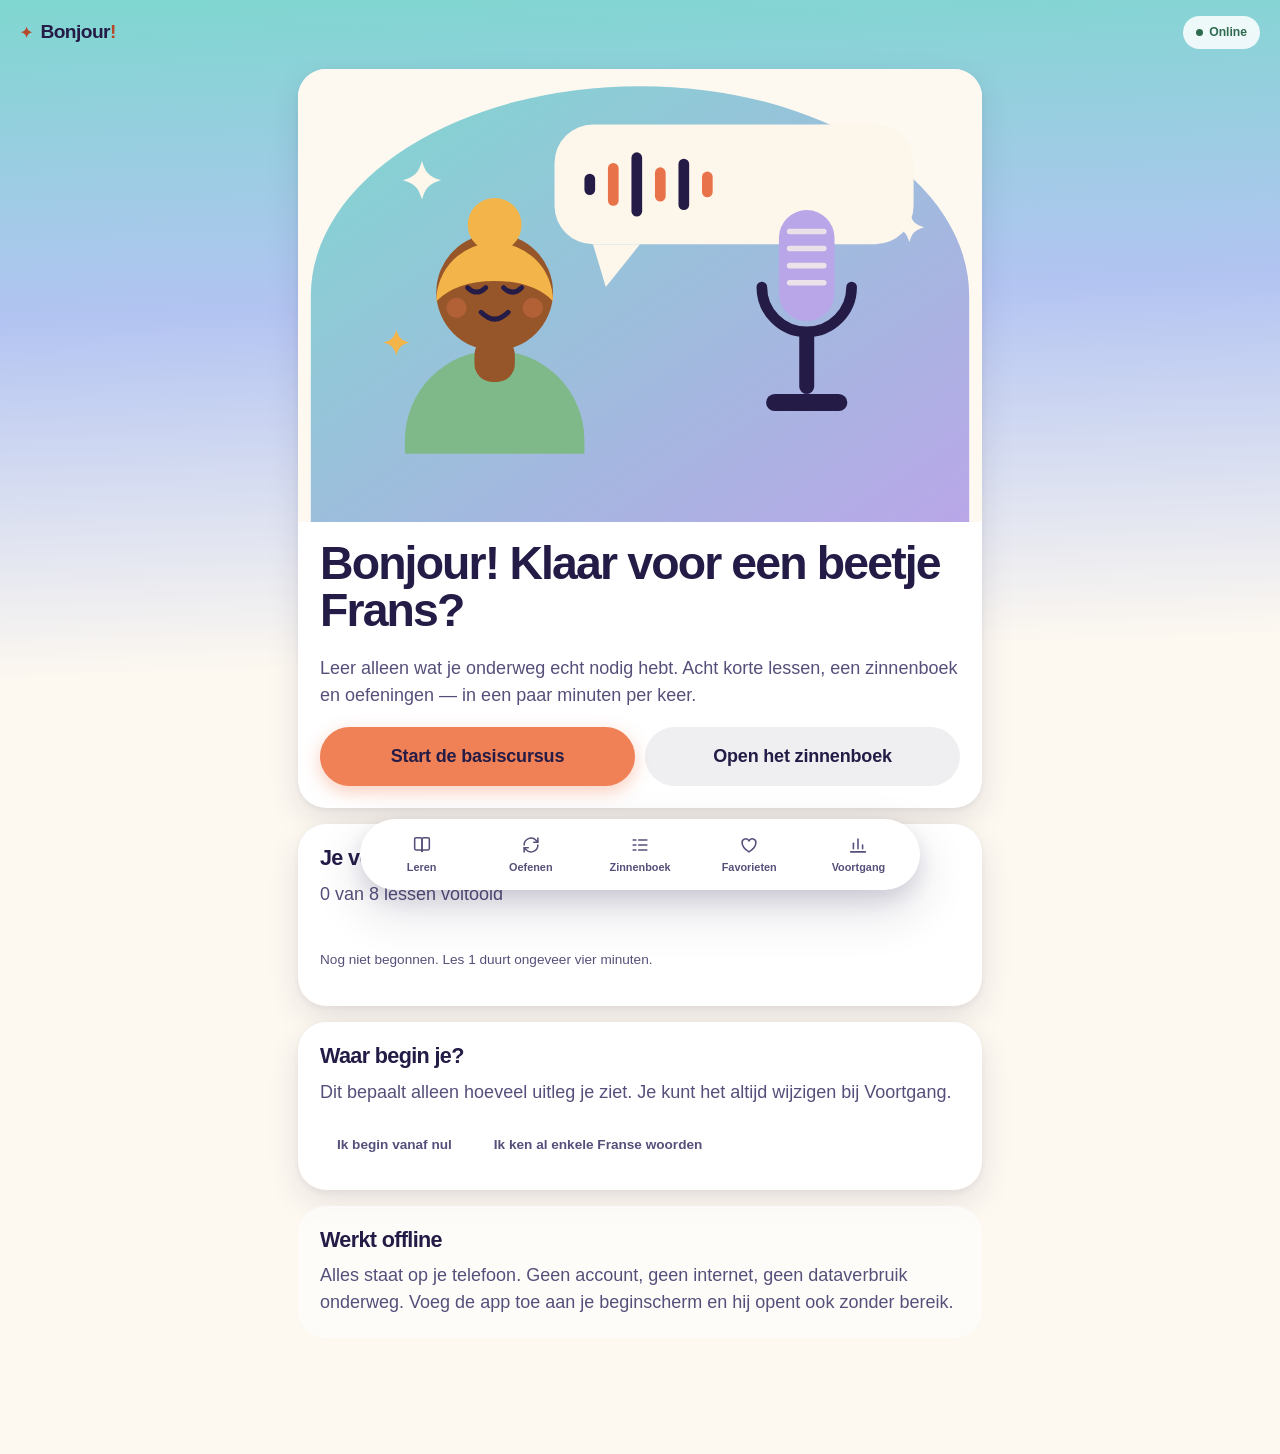
<file: bonjour/index.html>
<!DOCTYPE html>
<html lang="nl">
<head>
<meta charset="utf-8">
<meta name="viewport" content="width=device-width, initial-scale=1, viewport-fit=cover">
<title>Bonjour! — Frans voor onderweg</title>
<meta name="description" content="Korte basiscursus Frans voor Nederlandstalige reizigers. Werkt volledig offline.">
<meta name="theme-color" content="#fbf6ed">
<meta name="apple-mobile-web-app-capable" content="yes">
<meta name="apple-mobile-web-app-status-bar-style" content="default">
<meta name="apple-mobile-web-app-title" content="Bonjour!">
<link rel="manifest" href="manifest.json">
<link rel="icon" href="icons/icon-192.png" sizes="192x192" type="image/png">
<link rel="apple-touch-icon" href="icons/apple-touch-icon.png">
<link rel="stylesheet" href="css/styles.css">
</head>
<body>

<a class="skip-link" href="#inhoud">Naar de inhoud</a>

<!-- Lijniconen: één keer gedefinieerd, overal hergebruikt via <use>. -->
<svg width="0" height="0" aria-hidden="true" focusable="false" style="position:absolute">
  <defs>
    <g id="i-leren" fill="none" stroke="currentColor" stroke-width="1.7" stroke-linecap="round" stroke-linejoin="round">
      <path d="M4 5.5A1.5 1.5 0 0 1 5.5 4H10a2 2 0 0 1 2 2v13a2 2 0 0 0-2-1.6H5.5A1.5 1.5 0 0 1 4 15.9z"/>
      <path d="M20 5.5A1.5 1.5 0 0 0 18.5 4H14a2 2 0 0 0-2 2v13a2 2 0 0 1 2-1.6h4.5a1.5 1.5 0 0 0 1.5-1.5z"/>
    </g>
    <g id="i-oefenen" fill="none" stroke="currentColor" stroke-width="1.7" stroke-linecap="round" stroke-linejoin="round">
      <path d="M4.5 12a7.5 7.5 0 0 1 12.9-5.2l2.1 2.1"/><path d="M19.5 4.5V9h-4.5"/>
      <path d="M19.5 12a7.5 7.5 0 0 1-12.9 5.2l-2.1-2.1"/><path d="M4.5 19.5V15H9"/>
    </g>
    <g id="i-boek" fill="none" stroke="currentColor" stroke-width="1.7" stroke-linecap="round" stroke-linejoin="round">
      <path d="M4.5 6.5h3"/><path d="M10.5 6.5h9"/>
      <path d="M4.5 12h3"/><path d="M10.5 12h9"/>
      <path d="M4.5 17.5h3"/><path d="M10.5 17.5h9"/>
    </g>
    <g id="i-hart" fill="none" stroke="currentColor" stroke-width="1.7" stroke-linecap="round" stroke-linejoin="round">
      <path d="M12 19.5S4.5 15 4.5 9.6A3.9 3.9 0 0 1 12 7.7a3.9 3.9 0 0 1 7.5 1.9c0 5.4-7.5 9.9-7.5 9.9z"/>
    </g>
    <g id="i-grafiek" fill="none" stroke="currentColor" stroke-width="1.7" stroke-linecap="round" stroke-linejoin="round">
      <path d="M4 19.5h16"/><path d="M7 16V10"/><path d="M12 16V5.5"/><path d="M17 16v-4"/>
    </g>
    <g id="i-vergroot" fill="none" stroke="currentColor" stroke-width="1.7" stroke-linecap="round" stroke-linejoin="round">
      <path d="M9 4.5H4.5V9"/><path d="M15 4.5h4.5V9"/><path d="M15 19.5h4.5V15"/><path d="M9 19.5H4.5V15"/>
    </g>
    <g id="i-geluid" fill="none" stroke="currentColor" stroke-width="1.7" stroke-linecap="round" stroke-linejoin="round">
      <path d="M5 9.5h3l4-3.5v12l-4-3.5H5z"/><path d="M15.5 9a4 4 0 0 1 0 6"/>
    </g>
    <g id="i-vink" fill="none" stroke="currentColor" stroke-width="2" stroke-linecap="round" stroke-linejoin="round">
      <path d="M5 12.5 10 17.5 19 7"/>
    </g>
    <g id="i-pijl-rechts" fill="none" stroke="currentColor" stroke-width="1.9" stroke-linecap="round" stroke-linejoin="round">
      <path d="M9.5 5 16 12l-6.5 7"/>
    </g>
    <g id="i-pijl-links" fill="none" stroke="currentColor" stroke-width="1.9" stroke-linecap="round" stroke-linejoin="round">
      <path d="M14.5 5 8 12l6.5 7"/>
    </g>
    <g id="i-kruis" fill="none" stroke="currentColor" stroke-width="1.9" stroke-linecap="round" stroke-linejoin="round">
      <path d="M6 6 18 18M18 6 6 18"/>
    </g>
  </defs>
</svg>

<header class="app-kop">
  <button class="merk" type="button" data-ga="start" aria-label="Naar het startscherm"><span class="ster" aria-hidden="true">✦</span>Bonjour<span>!</span></button>
  <span class="rechts">
    <span class="netstatus" id="netstatus" data-net="online" role="status">Online</span>
  </span>
</header>

<main id="inhoud" tabindex="-1">

  <!-- ===================== Startscherm ===================== -->
  <section class="scherm stapel" id="scherm-start" aria-labelledby="titel-start">
    <div class="kaart">
      <div class="tafereelvak" id="hero"></div>
      <h1 id="titel-start">Bonjour! Klaar voor een beetje Frans?</h1>
      <p class="uitleg">Leer alleen wat je onderweg echt nodig hebt. Acht korte lessen, een zinnenboek en oefeningen — in een paar minuten per keer.</p>
      <div class="knoprij">
        <button class="knop primair" type="button" data-actie="start-cursus">Start de basiscursus</button>
        <button class="knop secundair" type="button" data-ga="zinnenboek">Open het zinnenboek</button>
      </div>
    </div>

    <div class="kaart">
      <h2>Je voortgang</h2>
      <p id="start-voortgangstekst" class="uitleg">0 van 8 lessen voltooid</p>
      <div class="balk"><i id="start-balk" style="width:0%"></i></div>
      <p class="mini" id="start-laatste" style="margin-top:10px"></p>
    </div>

    <div class="kaart" id="niveau-kaart">
      <h2>Waar begin je?</h2>
      <p class="uitleg">Dit bepaalt alleen hoeveel uitleg je ziet. Je kunt het altijd wijzigen bij Voortgang.</p>
      <div class="chips" role="group" aria-label="Beginniveau">
        <button type="button" data-niveau="nul" aria-pressed="false">Ik begin vanaf nul</button>
        <button type="button" data-niveau="iets" aria-pressed="false">Ik ken al enkele Franse woorden</button>
      </div>
    </div>

    <div class="kaart rustig">
      <h2>Werkt offline</h2>
      <p class="uitleg" style="margin:0">Alles staat op je telefoon. Geen account, geen internet, geen dataverbruik onderweg. Voeg de app toe aan je beginscherm en hij opent ook zonder bereik.</p>
    </div>
  </section>

  <!-- ===================== Leren: lessenlijst ===================== -->
  <section class="scherm stapel" id="scherm-leren" aria-labelledby="titel-leren" hidden>
    <div class="schermkop">
      <h1 id="titel-leren">Leren</h1>
      <p class="uitleg">Acht lessen van drie tot vijf minuten. Op volgorde is handig, maar niet verplicht.</p>
    </div>
    <div class="balk"><i id="leren-balk" style="width:0%"></i></div>
    <p class="mini" id="leren-voortgangstekst">0 van 8 lessen voltooid</p>
    <div id="verder-vak"></div>
    <ul class="leslijst" id="leslijst"></ul>
  </section>

  <!-- ===================== Leren: één les ===================== -->
  <section class="scherm stapel" id="scherm-les" aria-labelledby="titel-les" hidden>
    <button class="terug" type="button" data-ga="leren">
      <svg aria-hidden="true" width="20" height="20" viewBox="0 0 24 24"><use href="#i-pijl-links"/></svg>
      Alle lessen
    </button>
    <div class="kaart">
      <div class="tafereelvak" id="les-tafereel"></div>
      <p class="label" id="les-nummer"></p>
      <h1 id="titel-les"></h1>
      <p class="uitleg" id="les-intro" style="margin-bottom:0"></p>
    </div>
    <div id="les-zinnen"></div>
    <div class="knoprij">
      <button class="knop primair" type="button" id="les-klaar">Les afronden</button>
      <button class="knop secundair" type="button" id="les-oefen">Oefen deze les</button>
    </div>
    <p class="mini" id="les-volgende"></p>
  </section>

  <!-- ===================== Oefenen ===================== -->
  <section class="scherm stapel" id="scherm-oefenen" aria-labelledby="titel-oefenen" hidden>
    <div id="oefen-keuze" class="stapel">
      <div class="schermkop">
      <h1 id="titel-oefenen">Oefenen</h1>
        <p class="uitleg">Korte rondes van acht opdrachten. Geen punten, geen levens, geen ranglijst — gewoon herhalen tot het blijft plakken.</p>
      </div>
      <div class="kaart">
        <h2>Kies je ronde</h2>
        <div class="veld">
          <label for="oefen-bron">Waarover wil je oefenen?</label>
          <select id="oefen-bron"></select>
        </div>
        <div class="veld">
          <label for="oefen-soort">Soort oefening</label>
          <select id="oefen-soort">
            <option value="mix">Gemengd (aanrader)</option>
            <option value="nl">Kies de Nederlandse vertaling</option>
            <option value="fr">Kies de Franse zin</option>
            <option value="aanvullen">Vul het sleutelwoord aan</option>
            <option value="volgorde">Zet de zin op volgorde</option>
            <option value="situatie">Mini-situaties</option>
            <option value="flash">Flashcards</option>
            <option value="hardop">Hardop nazeggen</option>
          </select>
        </div>
        <button class="knop primair breed" type="button" id="oefen-start" style="margin-top:14px">Begin de ronde</button>
      </div>
      <div class="kaart rustig" id="lastig-kaart" hidden>
        <h2>Zinnen die je lastig vindt</h2>
        <p class="uitleg mini">Deze kwamen er bij het oefenen niet meteen uit.</p>
        <ul id="lastig-lijst" class="mini" style="margin:0;padding-left:18px"></ul>
        <button class="knop secundair breed" type="button" id="oefen-lastig" style="margin-top:12px">Oefen alleen deze</button>
      </div>
    </div>

    <div id="oefen-ronde" hidden>
      <div class="oefen-kop">
        <button class="terug" type="button" id="oefen-stop" style="margin:0">
          <svg aria-hidden="true" width="20" height="20" viewBox="0 0 24 24"><use href="#i-kruis"/></svg>
          <span class="sr-only">Stop met oefenen</span>
        </button>
        <div class="balk"><i id="oefen-balk" style="width:0%"></i></div>
        <span class="teller" id="oefen-teller">1 / 8</span>
      </div>
      <div class="kaart" id="oefen-vak"></div>
      <p class="feedback" id="oefen-feedback" role="status"></p>
      <div class="knoprij" style="margin-top:14px">
        <button class="knop primair" type="button" id="oefen-volgende" hidden>Volgende</button>
      </div>
    </div>

    <div id="oefen-klaar" class="stapel" hidden>
      <div class="kaart">
        <h1>Ronde afgerond</h1>
        <p class="uitleg" id="oefen-uitslag"></p>
        <div class="knoprij">
          <button class="knop primair" type="button" id="oefen-nogeens">Nog een ronde</button>
          <button class="knop omlijnd" type="button" id="oefen-terug">Terug naar het overzicht</button>
        </div>
      </div>
    </div>
  </section>

  <!-- ===================== Zinnenboek ===================== -->
  <section class="scherm stapel" id="scherm-zinnenboek" aria-labelledby="titel-zinnenboek" hidden>
    <div class="schermkop">
      <h1 id="titel-zinnenboek">Zinnenboek</h1>
      <p class="uitleg">Alle zinnen bij elkaar. Zoek in het Nederlands of in het Frans.</p>
    </div>
    <div class="veld">
      <label for="zoek">Zoeken</label>
      <input type="search" id="zoek" placeholder="bijvoorbeeld: toilet, chien, betalen" autocomplete="off" enterkeyhint="search">
    </div>
    <div class="chips" id="cat-filters" role="group" aria-label="Filter op categorie"></div>
    <p class="mini" id="zoek-telling" role="status"></p>
    <div id="zinnenboek-lijst"></div>

    <section aria-labelledby="titel-recent" id="recent-blok" hidden>
      <h2 id="titel-recent">Recent bekeken</h2>
      <div id="recent-lijst"></div>
    </section>

    <details class="uitklap">
      <summary>Snelle woordenlijst</summary>
      <table class="woordtabel">
        <caption class="sr-only">Losse woorden Nederlands – Frans</caption>
        <thead><tr><th scope="col">Nederlands</th><th scope="col">Frans</th><th scope="col">Uitspraak</th></tr></thead>
        <tbody id="woordenlijst"></tbody>
      </table>
    </details>

    <details class="uitklap">
      <summary>Getallen</summary>
      <div class="getallen" id="getallenlijst" style="margin:8px 0 16px"></div>
    </details>
  </section>

  <!-- ===================== Favorieten ===================== -->
  <section class="scherm stapel" id="scherm-favorieten" aria-labelledby="titel-favorieten" hidden>
    <div class="schermkop">
      <h1 id="titel-favorieten">Favorieten</h1>
      <p class="uitleg">Je eigen spiekbriefje. Tik het hartje bij een zin om hem hier te bewaren.</p>
    </div>
    <div id="favorieten-lijst"></div>
  </section>

  <!-- ===================== Voortgang en instellingen ===================== -->
  <section class="scherm stapel" id="scherm-voortgang" aria-labelledby="titel-voortgang" hidden>
    <div class="schermkop">
      <h1 id="titel-voortgang">Voortgang</h1>
      <p class="uitleg">Alles staat alleen op dit apparaat. De app verzamelt en verstuurt geen gegevens.</p>
    </div>

    <div class="telkaarten">
      <div class="telkaart"><b id="stat-lessen">0/8</b><span>lessen voltooid</span></div>
      <div class="telkaart"><b id="stat-favorieten">0</b><span>favorieten</span></div>
      <div class="telkaart"><b id="stat-score">—</b><span>gemiddeld goed</span></div>
      <div class="telkaart"><b id="stat-lastig">0</b><span>lastige zinnen</span></div>
    </div>

    <div class="kaart">
      <h2>Lessen</h2>
      <ul id="voortgang-lessen" class="leslijst" style="margin-top:6px"></ul>
    </div>

    <div class="kaart">
      <h2>Instellingen</h2>
      <p class="uitleg mini">Deze woorden worden meteen in de lessen en het zinnenboek ingevuld.</p>
      <div class="veld">
        <label for="set-naam">Je naam</label>
        <input type="text" id="set-naam" autocomplete="given-name">
      </div>
      <div class="veld">
        <label for="set-hond">Naam van je hond</label>
        <input type="text" id="set-hond" autocomplete="off">
      </div>
      <div class="veld">
        <label for="set-landnl">Land (Nederlands)</label>
        <input type="text" id="set-landnl" autocomplete="off">
      </div>
      <div class="veld">
        <label for="set-landfr">Land (Frans, zoals je het zegt)</label>
        <input type="text" id="set-landfr" autocomplete="off">
        <p class="mini" style="margin:6px 0 0">Bijvoorbeeld: des Pays-Bas, de Belgique, d’Allemagne.</p>
      </div>
      <div class="veld">
        <label for="set-vorm">Je spreekt over jezelf als</label>
        <select id="set-vorm">
          <option value="v">vrouw — néerlandaise, seule, perdue</option>
          <option value="m">man — néerlandais, seul, perdu</option>
        </select>
      </div>
      <div class="veld">
        <label for="set-niveau">Beginniveau</label>
        <select id="set-niveau">
          <option value="nul">Ik begin vanaf nul</option>
          <option value="iets">Ik ken al enkele Franse woorden</option>
        </select>
      </div>
      <p class="mini" id="set-bevestiging" role="status" style="margin-top:10px"></p>
    </div>

    <div class="kaart">
      <h2>Over deze app</h2>
      <p class="uitleg mini" id="app-versie"></p>
      <p class="uitleg mini" style="margin:0">Zie je een wijziging niet? Sluit de app helemaal
        af en open hem opnieuw: nieuwe versies worden op de achtergrond opgehaald.</p>
    </div>

    <div class="kaart">
      <h2>Uitspraak</h2>
      <p class="uitleg mini" id="stem-status">Controleren of dit apparaat een Franse stem heeft…</p>
    </div>

    <div class="kaart">
      <h2>Opnieuw beginnen</h2>
      <p class="uitleg mini">Wist je voltooide lessen, favorieten, scores en instellingen op dit apparaat.</p>
      <button class="knop omlijnd breed" type="button" id="wis-knop">Voortgang wissen</button>
      <div id="wis-bevestig" hidden style="margin-top:12px">
        <p class="mini">Zeker weten? Dit kan niet ongedaan worden gemaakt.</p>
        <div class="knoprij">
          <button class="knop primair" type="button" id="wis-ja">Ja, wis alles</button>
          <button class="knop omlijnd" type="button" id="wis-nee">Nee, laat maar</button>
        </div>
      </div>
    </div>
  </section>

</main>

<!-- Beeldvullende weergave om aan iemand te laten lezen -->
<div class="groot-scherm" id="groot" role="dialog" aria-modal="true" aria-labelledby="groot-fr" hidden>
  <p class="g-fr" id="groot-fr" lang="fr"></p>
  <p class="g-nl" id="groot-nl"></p>
  <p class="g-ph" id="groot-ph"></p>
  <svg class="golf" viewBox="0 0 280 34" aria-hidden="true">
    <rect x="0" y="13" width="5" height="8" rx="2.5"/><rect x="12" y="8" width="5" height="18" rx="2.5"/>
    <rect x="24" y="3" width="5" height="28" rx="2.5"/><rect x="36" y="11" width="5" height="12" rx="2.5"/>
    <rect x="48" y="6" width="5" height="22" rx="2.5"/><rect x="60" y="14" width="5" height="6" rx="2.5"/>
    <rect x="72" y="9" width="5" height="16" rx="2.5"/><rect x="84" y="2" width="5" height="30" rx="2.5"/>
    <rect x="96" y="10" width="5" height="14" rx="2.5"/><rect x="108" y="5" width="5" height="24" rx="2.5"/>
    <rect x="120" y="13" width="5" height="8" rx="2.5"/><rect x="132" y="7" width="5" height="20" rx="2.5"/>
    <rect x="144" y="3" width="5" height="28" rx="2.5"/><rect x="156" y="12" width="5" height="10" rx="2.5"/>
    <rect x="168" y="8" width="5" height="18" rx="2.5"/><rect x="180" y="14" width="5" height="6" rx="2.5"/>
    <rect x="192" y="6" width="5" height="22" rx="2.5"/><rect x="204" y="11" width="5" height="12" rx="2.5"/>
    <rect x="216" y="4" width="5" height="26" rx="2.5"/><rect x="228" y="13" width="5" height="8" rx="2.5"/>
    <rect x="240" y="9" width="5" height="16" rx="2.5"/><rect x="252" y="12" width="5" height="10" rx="2.5"/>
    <rect x="264" y="14" width="5" height="6" rx="2.5"/>
  </svg>
  <div class="g-acties">
    <button class="rondknop" type="button" id="groot-spreek" aria-label="Luister naar de uitspraak">
      <svg aria-hidden="true" viewBox="0 0 24 24"><use href="#i-geluid"/></svg>
    </button>
    <button class="knop primair" type="button" id="groot-sluit">Sluiten</button>
  </div>
</div>

<nav class="hoofdnav" aria-label="Hoofdnavigatie">
  <button type="button" data-ga="leren">
    <svg aria-hidden="true" viewBox="0 0 24 24"><use href="#i-leren"/></svg>Leren
  </button>
  <button type="button" data-ga="oefenen">
    <svg aria-hidden="true" viewBox="0 0 24 24"><use href="#i-oefenen"/></svg>Oefenen
  </button>
  <button type="button" data-ga="zinnenboek">
    <svg aria-hidden="true" viewBox="0 0 24 24"><use href="#i-boek"/></svg>Zinnenboek
  </button>
  <button type="button" data-ga="favorieten">
    <svg aria-hidden="true" viewBox="0 0 24 24"><use href="#i-hart"/></svg>Favorieten
  </button>
  <button type="button" data-ga="voortgang">
    <svg aria-hidden="true" viewBox="0 0 24 24"><use href="#i-grafiek"/></svg>Voortgang
  </button>
</nav>

<script src="js/data.js"></script>
<script src="js/illustraties.js"></script>
<script src="js/app.js"></script>
</body>
</html>
</file>
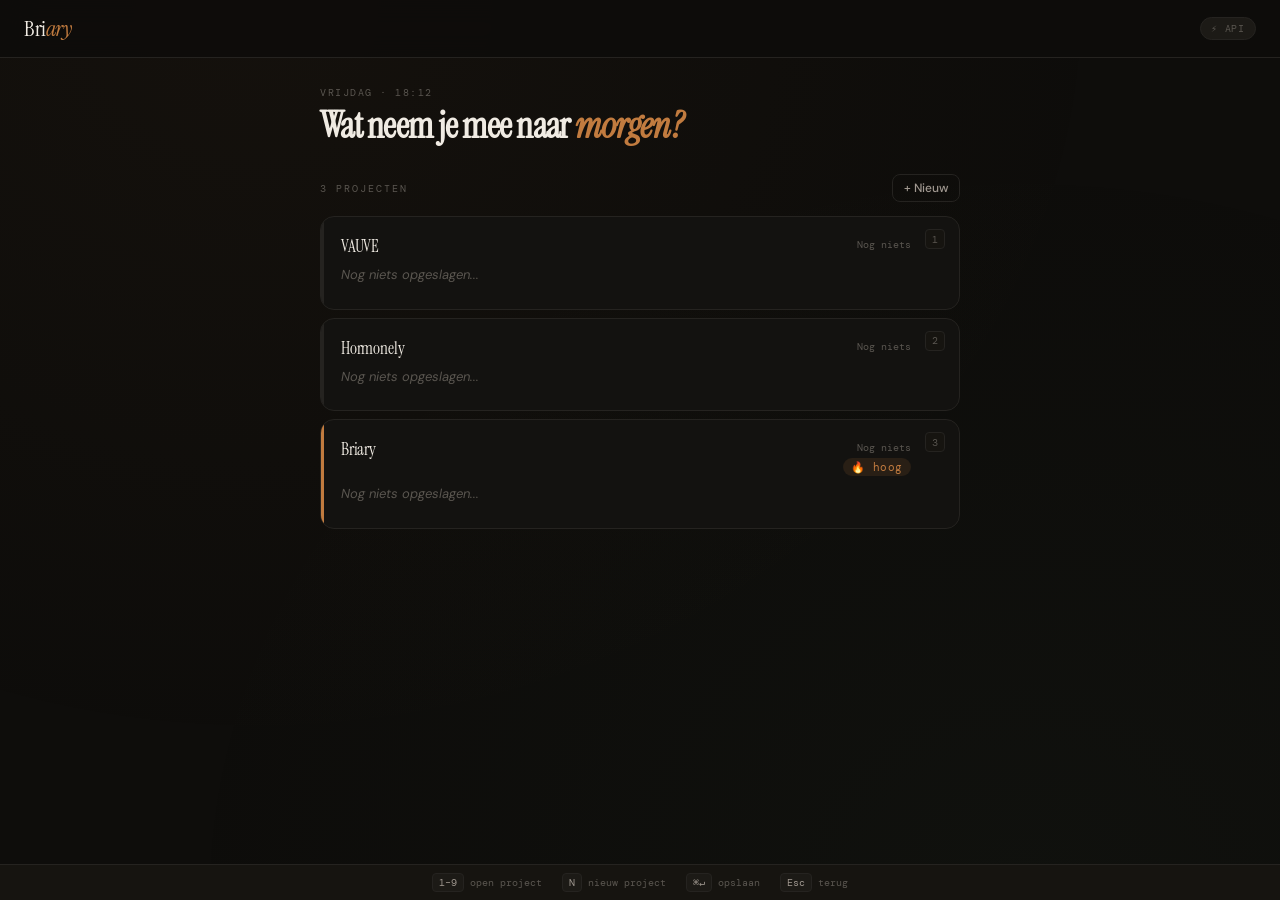
<file: briary-index.html>
<!DOCTYPE html>
<html lang="nl">
<head>
<meta charset="UTF-8">
<meta name="viewport" content="width=device-width, initial-scale=1.0">
<title>Briary — waar was ik</title>
<meta name="description" content="Brain handoff tool voor chaos-breinen">
<meta name="theme-color" content="#0e0d0b">
<meta name="apple-mobile-web-app-capable" content="yes">
<meta name="apple-mobile-web-app-status-bar-style" content="black-translucent">
<meta name="apple-mobile-web-app-title" content="Briary">
<link rel="manifest" href="manifest.json">
<link rel="apple-touch-icon" href="icon-192.png">
<link href="https://fonts.googleapis.com/css2?family=Instrument+Serif:ital@0;1&family=DM+Mono:wght@300;400;500&family=DM+Sans:wght@300;400;500&display=swap" rel="stylesheet">
<style>
  :root {
    --bg: #0e0d0b;
    --bg2: #161410;
    --bg3: #1c1a16;
    --ink: #f0ebe3;
    --ink2: #a09890;
    --ink3: #5a5650;
    --accent: #c17b3f;
    --accent2: rgba(193,123,63,0.15);
    --accent3: rgba(193,123,63,0.06);
    --green: #5a9e73;
    --border: #252320;
    --border2: #1e1c18;
    --card: #131210;
    --shadow: 0 1px 3px rgba(0,0,0,0.4), 0 4px 20px rgba(0,0,0,0.3);
    --energy-high: #c17b3f;
    --energy-mid: #8a7a6a;
    --energy-stuck: #4a5568;
  }

  * { margin: 0; padding: 0; box-sizing: border-box; }

  body {
    background: var(--bg);
    color: var(--ink);
    font-family: 'DM Sans', sans-serif;
    font-size: 15px;
    min-height: 100vh;
    padding-bottom: 80px;
  }

  body::after {
    content: '';
    position: fixed;
    inset: 0;
    background: radial-gradient(ellipse at 20% 0%, rgba(193,123,63,0.04) 0%, transparent 60%),
                radial-gradient(ellipse at 80% 100%, rgba(90,158,115,0.03) 0%, transparent 60%);
    pointer-events: none;
    z-index: 0;
  }

  /* SHORTCUTS HINT */
  .shortcuts-bar {
    position: fixed;
    bottom: 0; left: 0; right: 0;
    z-index: 200;
    background: var(--bg2);
    border-top: 1px solid var(--border);
    padding: 8px 24px;
    display: flex;
    gap: 20px;
    justify-content: center;
    flex-wrap: wrap;
  }
  .shortcut {
    display: flex;
    align-items: center;
    gap: 6px;
    font-family: 'DM Mono', monospace;
    font-size: 10px;
    color: var(--ink3);
  }
  .key {
    background: var(--bg3);
    border: 1px solid var(--border);
    border-radius: 4px;
    padding: 2px 6px;
    font-size: 10px;
    color: var(--ink2);
  }

  /* HEADER */
  header {
    position: sticky;
    top: 0;
    z-index: 100;
    background: rgba(14,13,11,0.95);
    backdrop-filter: blur(16px);
    border-bottom: 1px solid var(--border);
    padding: 14px 24px;
    display: flex;
    align-items: center;
    justify-content: space-between;
  }

  .logo {
    font-family: 'Instrument Serif', serif;
    font-size: 22px;
    color: var(--ink);
    letter-spacing: -0.02em;
  }
  .logo span { color: var(--accent); font-style: italic; }

  .header-right { display: flex; align-items: center; gap: 10px; }

  .api-badge {
    font-family: 'DM Mono', monospace;
    font-size: 10px;
    letter-spacing: 0.08em;
    color: var(--ink3);
    background: var(--bg3);
    border: 1px solid var(--border);
    border-radius: 20px;
    padding: 4px 10px;
    cursor: pointer;
    transition: all 0.2s;
  }
  .api-badge:hover { border-color: var(--accent); color: var(--accent); }
  .api-badge.connected { color: var(--green); border-color: rgba(90,158,115,0.4); }

  /* MAIN */
  main {
    position: relative;
    z-index: 1;
    max-width: 680px;
    margin: 0 auto;
    padding: 28px 20px;
  }

  /* API SETUP */
  .api-setup {
    background: var(--card);
    border: 1px solid var(--border);
    border-radius: 14px;
    padding: 24px;
    margin-bottom: 24px;
    box-shadow: var(--shadow);
    display: none;
  }
  .api-setup.visible { display: block; }
  .api-setup h3 { font-family: 'Instrument Serif', serif; font-size: 18px; margin-bottom: 6px; }
  .api-setup p { font-size: 13px; color: var(--ink2); margin-bottom: 14px; line-height: 1.6; }
  .api-setup input {
    width: 100%;
    padding: 10px 14px;
    border: 1px solid var(--border);
    border-radius: 8px;
    font-family: 'DM Mono', monospace;
    font-size: 12px;
    background: var(--bg2);
    color: var(--ink);
    margin-bottom: 10px;
    outline: none;
    transition: border-color 0.2s;
  }
  .api-setup input:focus { border-color: var(--accent); }

  /* GREETING */
  .greeting { margin-bottom: 28px; }
  .greeting-time {
    font-family: 'DM Mono', monospace;
    font-size: 10px;
    letter-spacing: 0.15em;
    text-transform: uppercase;
    color: var(--ink3);
    margin-bottom: 6px;
  }
  .greeting h1 {
    font-family: 'Instrument Serif', serif;
    font-size: clamp(26px, 5vw, 36px);
    line-height: 1.15;
    letter-spacing: -0.02em;
  }
  .greeting h1 em { color: var(--accent); font-style: italic; }

  /* DAILY CHECK-IN STRIP */
  .checkin-strip {
    background: var(--bg3);
    border: 1px solid var(--border);
    border-radius: 12px;
    padding: 14px 18px;
    margin-bottom: 24px;
    display: flex;
    align-items: center;
    justify-content: space-between;
    gap: 12px;
  }
  .checkin-label {
    font-family: 'DM Mono', monospace;
    font-size: 10px;
    letter-spacing: 0.15em;
    text-transform: uppercase;
    color: var(--ink3);
    white-space: nowrap;
  }
  .checkin-projects {
    display: flex;
    gap: 6px;
    flex-wrap: wrap;
    flex: 1;
  }
  .checkin-chip {
    font-size: 12px;
    padding: 4px 10px;
    border-radius: 20px;
    border: 1px solid var(--border);
    color: var(--ink2);
    background: var(--bg2);
    cursor: pointer;
    transition: all 0.15s;
    font-family: 'DM Sans', sans-serif;
  }
  .checkin-chip:hover { border-color: var(--accent); color: var(--accent); }
  .checkin-chip.selected { border-color: var(--accent); color: var(--accent); background: var(--accent3); }

  /* BUTTONS */
  .btn {
    display: inline-flex;
    align-items: center;
    gap: 6px;
    padding: 8px 16px;
    border-radius: 8px;
    font-size: 13px;
    font-weight: 500;
    cursor: pointer;
    border: none;
    transition: all 0.15s;
    font-family: 'DM Sans', sans-serif;
  }
  .btn-primary { background: var(--ink); color: var(--bg); }
  .btn-primary:hover { background: #d4cfc7; transform: translateY(-1px); }
  .btn-accent { background: var(--accent); color: #0e0d0b; }
  .btn-accent:hover { background: #d4894a; transform: translateY(-1px); }
  .btn-ghost { background: transparent; color: var(--ink2); border: 1px solid var(--border); }
  .btn-ghost:hover { border-color: var(--ink3); color: var(--ink); }
  .btn-sm { padding: 5px 11px; font-size: 12px; }
  .btn-danger { background: rgba(220,38,38,0.12); color: #f87171; border: none; }
  .btn-danger:hover { background: rgba(220,38,38,0.2); }

  /* PROJECT CARDS */
  .projects-header {
    display: flex;
    align-items: center;
    justify-content: space-between;
    margin-bottom: 14px;
  }
  .projects-label {
    font-family: 'DM Mono', monospace;
    font-size: 10px;
    letter-spacing: 0.2em;
    text-transform: uppercase;
    color: var(--ink3);
  }

  .project-card {
    background: var(--card);
    border: 1px solid var(--border);
    border-radius: 14px;
    padding: 18px 20px;
    margin-bottom: 8px;
    cursor: pointer;
    transition: all 0.18s;
    position: relative;
    overflow: hidden;
  }
  .project-card:hover {
    border-color: var(--border2);
    background: var(--bg3);
    transform: translateY(-1px);
    box-shadow: var(--shadow);
  }

  /* Energy color strip */
  .project-card::before {
    content: '';
    position: absolute;
    left: 0; top: 0; bottom: 0;
    width: 3px;
    border-radius: 3px 0 0 3px;
    transition: opacity 0.2s;
  }
  .project-card.energy-high::before { background: var(--energy-high); }
  .project-card.energy-mid::before { background: var(--energy-mid); }
  .project-card.energy-stuck::before { background: var(--energy-stuck); }
  .project-card.energy-none::before { background: var(--border); }

  /* Keyboard number badge */
  .project-num {
    position: absolute;
    top: 12px;
    right: 14px;
    font-family: 'DM Mono', monospace;
    font-size: 10px;
    color: var(--ink3);
    background: var(--bg2);
    border: 1px solid var(--border);
    border-radius: 4px;
    width: 20px;
    height: 20px;
    display: flex;
    align-items: center;
    justify-content: center;
  }

  .project-card-top {
    display: flex;
    align-items: flex-start;
    gap: 10px;
    margin-bottom: 8px;
    padding-right: 28px;
  }
  .project-name {
    font-family: 'Instrument Serif', serif;
    font-size: 17px;
    letter-spacing: -0.01em;
    flex: 1;
  }
  .project-meta {
    font-family: 'DM Mono', monospace;
    font-size: 10px;
    color: var(--ink3);
    white-space: nowrap;
    margin-top: 3px;
  }

  .energy-badge {
    font-size: 11px;
    padding: 2px 8px;
    border-radius: 20px;
    font-family: 'DM Mono', monospace;
    letter-spacing: 0.05em;
    white-space: nowrap;
  }
  .energy-badge.high { background: rgba(193,123,63,0.12); color: var(--accent); }
  .energy-badge.mid { background: rgba(138,122,106,0.12); color: var(--energy-mid); }
  .energy-badge.stuck { background: rgba(74,85,104,0.2); color: #718096; }

  .project-last-thought {
    font-size: 13px;
    color: var(--ink2);
    line-height: 1.5;
    font-style: italic;
    margin-bottom: 6px;
  }
  .project-next-step {
    display: flex;
    align-items: flex-start;
    gap: 6px;
    font-size: 12px;
    color: var(--ink3);
    font-family: 'DM Mono', monospace;
  }
  .next-arrow { color: var(--accent); }

  /* DETAIL VIEW */
  .detail-view {
    display: none;
    background: var(--card);
    border: 1px solid var(--border);
    border-radius: 18px;
    padding: 26px;
    box-shadow: var(--shadow);
    margin-bottom: 20px;
    animation: slideIn 0.2s ease;
  }
  .detail-view.visible { display: block; }

  @keyframes slideIn {
    from { opacity: 0; transform: translateY(6px); }
    to { opacity: 1; transform: translateY(0); }
  }

  .detail-header {
    display: flex;
    align-items: center;
    justify-content: space-between;
    margin-bottom: 22px;
  }
  .detail-title {
    font-family: 'Instrument Serif', serif;
    font-size: 24px;
    letter-spacing: -0.02em;
  }

  /* ENERGY PICKER */
  .energy-picker {
    display: flex;
    gap: 6px;
    margin-bottom: 20px;
  }
  .energy-option {
    flex: 1;
    padding: 8px;
    border-radius: 8px;
    border: 1px solid var(--border);
    background: var(--bg2);
    cursor: pointer;
    text-align: center;
    font-size: 13px;
    transition: all 0.15s;
    display: flex;
    flex-direction: column;
    align-items: center;
    gap: 3px;
  }
  .energy-option:hover { border-color: var(--ink3); }
  .energy-option.selected { border-color: var(--accent); background: var(--accent3); }
  .energy-option .emoji { font-size: 18px; }
  .energy-option .label { font-family: 'DM Mono', monospace; font-size: 9px; letter-spacing: 0.1em; text-transform: uppercase; color: var(--ink3); }
  .energy-option.selected .label { color: var(--accent); }

  .field-label {
    font-family: 'DM Mono', monospace;
    font-size: 10px;
    letter-spacing: 0.18em;
    text-transform: uppercase;
    color: var(--ink3);
    margin-bottom: 7px;
  }
  .field-group { margin-bottom: 18px; }

  textarea, .detail-input {
    width: 100%;
    padding: 11px 14px;
    border: 1px solid var(--border);
    border-radius: 9px;
    font-family: 'DM Sans', sans-serif;
    font-size: 14px;
    line-height: 1.6;
    background: var(--bg2);
    color: var(--ink);
    resize: none;
    outline: none;
    transition: border-color 0.2s;
  }
  textarea:focus, .detail-input:focus { border-color: var(--accent); }
  textarea::placeholder, .detail-input::placeholder { color: var(--ink3); }

  .next-step-input {
    display: flex;
    align-items: center;
    gap: 8px;
    background: var(--bg2);
    border: 1px solid var(--border);
    border-radius: 9px;
    padding: 11px 14px;
    transition: border-color 0.2s;
  }
  .next-step-input:focus-within { border-color: var(--accent); }
  .next-step-arrow { color: var(--accent); font-size: 14px; flex-shrink: 0; }
  .next-step-input input {
    flex: 1;
    background: none;
    border: none;
    outline: none;
    font-family: 'DM Sans', sans-serif;
    font-size: 14px;
    color: var(--ink);
  }
  .next-step-input input::placeholder { color: var(--ink3); }

  /* AI RESULT */
  .ai-result {
    padding: 14px 16px;
    background: var(--accent3);
    border: 1px solid rgba(193,123,63,0.2);
    border-radius: 9px;
    font-size: 14px;
    line-height: 1.65;
    color: var(--ink);
    display: none;
    animation: fadeIn 0.3s ease;
  }
  .ai-result.visible { display: block; }
  .ai-result.loading { color: var(--ink3); font-style: italic; display: block; }

  @keyframes fadeIn { from { opacity: 0; } to { opacity: 1; } }

  .ai-label {
    display: flex;
    align-items: center;
    gap: 6px;
    font-family: 'DM Mono', monospace;
    font-size: 9px;
    letter-spacing: 0.15em;
    text-transform: uppercase;
    color: var(--accent);
    margin-bottom: 7px;
  }
  .ai-dot {
    width: 5px; height: 5px;
    border-radius: 50%;
    background: var(--accent);
    animation: pulse 2s infinite;
  }
  @keyframes pulse { 0%,100%{opacity:1} 50%{opacity:0.3} }

  .detail-actions {
    display: flex;
    gap: 8px;
    flex-wrap: wrap;
    margin-top: 18px;
  }

  /* TIMELINE */
  .timeline {
    margin-top: 20px;
    display: none;
  }
  .timeline.visible { display: block; }
  .timeline-item {
    display: flex;
    gap: 12px;
    padding: 10px 0;
    border-bottom: 1px solid var(--border2);
    position: relative;
  }
  .timeline-item:last-child { border-bottom: none; }
  .timeline-dot {
    width: 8px; height: 8px;
    border-radius: 50%;
    background: var(--border);
    margin-top: 5px;
    flex-shrink: 0;
  }
  .timeline-item.has-handoff .timeline-dot { background: var(--accent); }
  .timeline-date {
    font-family: 'DM Mono', monospace;
    font-size: 10px;
    color: var(--ink3);
    white-space: nowrap;
    min-width: 90px;
    margin-top: 2px;
  }
  .timeline-content { flex: 1; }
  .timeline-raw { font-size: 13px; color: var(--ink2); line-height: 1.5; }
  .timeline-next { font-size: 11px; color: var(--accent); font-family: 'DM Mono', monospace; margin-top: 3px; }
  .timeline-handoff { font-size: 12px; color: var(--ink3); font-style: italic; margin-top: 4px; line-height: 1.5; }
  .timeline-energy { font-size: 12px; margin-top: 2px; }

  /* ADD PROJECT */
  .add-project-form {
    background: var(--card);
    border: 1px dashed var(--border);
    border-radius: 14px;
    padding: 18px 20px;
    display: none;
    animation: slideIn 0.2s ease;
    margin-bottom: 8px;
  }
  .add-project-form.visible { display: block; }
  .add-project-form input {
    width: 100%;
    padding: 10px 14px;
    border: 1px solid var(--border);
    border-radius: 8px;
    font-family: 'Instrument Serif', serif;
    font-size: 18px;
    background: var(--bg2);
    color: var(--ink);
    outline: none;
    margin-bottom: 10px;
    transition: border-color 0.2s;
  }
  .add-project-form input:focus { border-color: var(--accent); }
  .add-project-form input::placeholder { color: var(--ink3); }

  /* EMPTY STATE */
  .empty-state {
    text-align: center;
    padding: 48px 20px;
    color: var(--ink3);
  }
  .empty-state .emoji { font-size: 36px; margin-bottom: 14px; }
  .empty-state p { font-size: 13px; line-height: 1.6; max-width: 260px; margin: 0 auto 18px; }

  @media (max-width: 480px) {
    header { padding: 12px 16px; }
    main { padding: 18px 12px; }
    .detail-view { padding: 18px 16px; }
    .shortcuts-bar { gap: 12px; padding: 8px 16px; }
  }
</style>
</head>
<body>

<header>
  <div class="logo">Bri<span>ary</span></div>
  <div class="header-right">
    <div class="api-badge" id="apiBadge" onclick="toggleApiSetup()">⚡ API</div>
  </div>
</header>

<main>

  <!-- API SETUP -->
  <div class="api-setup" id="apiSetup">
    <h3>Verbind met Claude</h3>
    <p>Voer je Anthropic API key in. Lokaal opgeslagen, alleen gebruikt voor de AI handoff functie.</p>
    <input type="password" id="apiKeyInput" placeholder="sk-ant-..." />
    <div style="display:flex;gap:8px;">
      <button class="btn btn-accent" onclick="saveApiKey()">Opslaan</button>
      <button class="btn btn-ghost" onclick="toggleApiSetup()">Annuleren</button>
    </div>
  </div>

  <!-- GREETING -->
  <div class="greeting">
    <div class="greeting-time" id="greetingTime"></div>
    <h1 id="greetingText">Waar was je <em>gebleven?</em></h1>
  </div>

  <!-- DETAIL VIEW -->
  <div class="detail-view" id="detailView">
    <div class="detail-header">
      <div class="detail-title" id="detailTitle"></div>
      <button class="btn btn-ghost btn-sm" onclick="closeDetail()">← Terug</button>
    </div>

    <!-- ENERGY PICKER -->
    <div class="field-group">
      <div class="field-label">Energie op dit project</div>
      <div class="energy-picker">
        <div class="energy-option" data-energy="high" onclick="selectEnergy('high')">
          <div class="emoji">🔥</div>
          <div class="label">Hoog</div>
        </div>
        <div class="energy-option" data-energy="mid" onclick="selectEnergy('mid')">
          <div class="emoji">😐</div>
          <div class="label">Midden</div>
        </div>
        <div class="energy-option" data-energy="stuck" onclick="selectEnergy('stuck')">
          <div class="emoji">🧱</div>
          <div class="label">Vast</div>
        </div>
      </div>
    </div>

    <!-- THOUGHT -->
    <div class="field-group">
      <div class="field-label">Waar ben je mee bezig?</div>
      <textarea id="thoughtInput" rows="3" placeholder="Dump alles wat er in je hoofd zit..."></textarea>
    </div>

    <!-- NEXT STEP -->
    <div class="field-group">
      <div class="field-label">Één volgende stap</div>
      <div class="next-step-input">
        <div class="next-step-arrow">→</div>
        <input type="text" id="nextStepInput" placeholder="Wat is het eerste concrete ding als je dit opent?" />
      </div>
    </div>

    <!-- AI RESULT -->
    <div class="field-group" id="aiResultGroup" style="display:none">
      <div class="ai-label"><div class="ai-dot"></div> Briary handoff</div>
      <div class="ai-result" id="aiResult"></div>
    </div>

    <div class="detail-actions">
      <button class="btn btn-accent" onclick="generateHandoff()">✦ AI handoff</button>
      <button class="btn btn-primary" onclick="saveThought()">Opslaan</button>
      <button class="btn btn-ghost btn-sm" onclick="toggleTimeline()">Tijdlijn</button>
      <button class="btn btn-danger btn-sm" onclick="deleteProject()">✕</button>
    </div>

    <!-- TIMELINE -->
    <div class="timeline" id="timeline">
      <div class="field-label" style="margin-top:20px;margin-bottom:10px;">Activiteit tijdlijn</div>
      <div id="timelineList"></div>
    </div>
  </div>

  <!-- PROJECTS HEADER -->
  <div class="projects-header">
    <div class="projects-label" id="projectsLabel">Projecten</div>
    <button class="btn btn-ghost btn-sm" onclick="toggleAddProject()">+ Nieuw</button>
  </div>

  <!-- ADD PROJECT -->
  <div class="add-project-form" id="addProjectForm">
    <input type="text" id="newProjectName" placeholder="Naam van het project..." />
    <div style="display:flex;gap:8px;">
      <button class="btn btn-accent" onclick="addProject()">Aanmaken</button>
      <button class="btn btn-ghost" onclick="toggleAddProject()">Annuleren</button>
    </div>
  </div>

  <!-- PROJECT LIST -->
  <div id="projectList"></div>

</main>

<!-- SHORTCUTS BAR -->
<div class="shortcuts-bar">
  <div class="shortcut"><span class="key">1–9</span> open project</div>
  <div class="shortcut"><span class="key">N</span> nieuw project</div>
  <div class="shortcut"><span class="key">⌘↵</span> opslaan</div>
  <div class="shortcut"><span class="key">Esc</span> terug</div>
</div>

<script>
// ─── STATE ────────────────────────────────────────────────
let projects = JSON.parse(localStorage.getItem('briary_v2_projects') || '[]');
let apiKey = localStorage.getItem('briary_api_key') || '';
let currentProjectId = null;
let currentEnergy = null;
let timelineVisible = false;

// ─── INIT ─────────────────────────────────────────────────
function init() {
  setGreeting();
  updateApiBadge();
  if (apiKey) document.getElementById('apiKeyInput').value = apiKey;

  if (projects.length === 0) {
    projects = [
      { id: '1', name: 'VAUVE', thoughts: [], energy: null, createdAt: Date.now(), updatedAt: Date.now() },
      { id: '2', name: 'Hormonely', thoughts: [], energy: null, createdAt: Date.now(), updatedAt: Date.now() },
      { id: '3', name: 'Briary', thoughts: [], energy: 'high', createdAt: Date.now(), updatedAt: Date.now() }
    ];
    saveProjects();
  }
  renderProjects();
}

function setGreeting() {
  const hour = new Date().getHours();
  const days = ['zondag','maandag','dinsdag','woensdag','donderdag','vrijdag','zaterdag'];
  const day = days[new Date().getDay()];
  const time = new Date().toLocaleTimeString('nl-NL', {hour:'2-digit',minute:'2-digit'});
  document.getElementById('greetingTime').textContent = `${day} · ${time}`;

  let g = 'Waar was je <em>gebleven?</em>';
  if (hour < 12) g = 'Goedemorgen. Waar <em>begin</em> je?';
  else if (hour >= 17) g = 'Wat neem je mee naar <em>morgen?</em>';
  document.getElementById('greetingText').innerHTML = g;
}

// ─── API ──────────────────────────────────────────────────
function toggleApiSetup() {
  document.getElementById('apiSetup').classList.toggle('visible');
}
function saveApiKey() {
  const key = document.getElementById('apiKeyInput').value.trim();
  if (!key) return;
  apiKey = key;
  localStorage.setItem('briary_api_key', key);
  updateApiBadge();
  toggleApiSetup();
}
function updateApiBadge() {
  const badge = document.getElementById('apiBadge');
  if (apiKey) {
    badge.textContent = '✓ Claude';
    badge.classList.add('connected');
  } else {
    badge.textContent = '⚡ API';
    badge.classList.remove('connected');
  }
}

// ─── PROJECTS ─────────────────────────────────────────────
function saveProjects() {
  localStorage.setItem('briary_v2_projects', JSON.stringify(projects));
}

function renderProjects() {
  const list = document.getElementById('projectList');
  const label = document.getElementById('projectsLabel');

  if (projects.length === 0) {
    list.innerHTML = `<div class="empty-state"><div class="emoji">🌿</div><p>Nog geen projecten.</p><button class="btn btn-accent" onclick="toggleAddProject()">+ Eerste project</button></div>`;
    label.textContent = 'Projecten';
    return;
  }

  label.textContent = `${projects.length} project${projects.length !== 1 ? 'en' : ''}`;
  const sorted = [...projects].sort((a,b) => (b.updatedAt||0) - (a.updatedAt||0));

  list.innerHTML = sorted.map((p, i) => {
    const last = p.thoughts && p.thoughts.length > 0 ? p.thoughts[p.thoughts.length-1] : null;
    const timeAgo = last ? formatTimeAgo(last.timestamp) : 'Nog niets';
    const energyClass = p.energy ? `energy-${p.energy}` : 'energy-none';
    const energyLabel = { high: '🔥 hoog', mid: '😐 midden', stuck: '🧱 vast' }[p.energy] || '';
    const displayIndex = i + 1;

    return `
      <div class="project-card ${energyClass}" onclick="openProject('${p.id}')">
        ${displayIndex <= 9 ? `<div class="project-num">${displayIndex}</div>` : ''}
        <div class="project-card-top">
          <div class="project-name">${p.name}</div>
          <div style="display:flex;flex-direction:column;align-items:flex-end;gap:4px;">
            <div class="project-meta">${timeAgo}</div>
            ${energyLabel ? `<div class="energy-badge ${p.energy}">${energyLabel}</div>` : ''}
          </div>
        </div>
        ${last ? `<div class="project-last-thought">"${last.raw}"</div>` : '<div class="project-last-thought" style="color:var(--ink3)">Nog niets opgeslagen...</div>'}
        ${last && last.nextStep ? `<div class="project-next-step"><span class="next-arrow">→</span>${last.nextStep}</div>` : ''}
      </div>`;
  }).join('');
}

function toggleAddProject() {
  const form = document.getElementById('addProjectForm');
  form.classList.toggle('visible');
  if (form.classList.contains('visible')) document.getElementById('newProjectName').focus();
}

function addProject() {
  const name = document.getElementById('newProjectName').value.trim();
  if (!name) return;
  const project = { id: Date.now().toString(), name, thoughts: [], energy: null, createdAt: Date.now(), updatedAt: Date.now() };
  projects.push(project);
  saveProjects();
  document.getElementById('newProjectName').value = '';
  toggleAddProject();
  renderProjects();
  openProject(project.id);
}

function openProject(id) {
  currentProjectId = id;
  const project = projects.find(p => p.id === id);
  if (!project) return;

  document.getElementById('detailTitle').textContent = project.name;
  document.getElementById('thoughtInput').value = '';
  document.getElementById('nextStepInput').value = '';
  document.getElementById('aiResult').textContent = '';
  document.getElementById('aiResult').className = 'ai-result';
  document.getElementById('aiResultGroup').style.display = 'none';
  timelineVisible = false;
  document.getElementById('timeline').classList.remove('visible');

  // Restore energy
  currentEnergy = project.energy || null;
  document.querySelectorAll('.energy-option').forEach(el => {
    el.classList.toggle('selected', el.dataset.energy === currentEnergy);
  });

  // Pre-fill last entry
  const last = project.thoughts && project.thoughts.length > 0 ? project.thoughts[project.thoughts.length-1] : null;
  if (last) {
    document.getElementById('thoughtInput').placeholder = `Vorige keer: "${last.raw}"`;
    if (last.nextStep) document.getElementById('nextStepInput').placeholder = `Vorige stap: "${last.nextStep}"`;
  } else {
    document.getElementById('thoughtInput').placeholder = 'Dump alles wat er in je hoofd zit...';
    document.getElementById('nextStepInput').placeholder = 'Wat is het eerste concrete ding als je dit opent?';
  }

  document.getElementById('detailView').classList.add('visible');
  document.getElementById('thoughtInput').focus();
  window.scrollTo({ top: 0, behavior: 'smooth' });
}

function closeDetail() {
  document.getElementById('detailView').classList.remove('visible');
  currentProjectId = null;
  currentEnergy = null;
  renderProjects();
}

function selectEnergy(level) {
  currentEnergy = level;
  document.querySelectorAll('.energy-option').forEach(el => {
    el.classList.toggle('selected', el.dataset.energy === level);
  });
  // Update project energy immediately
  const project = projects.find(p => p.id === currentProjectId);
  if (project) { project.energy = level; project.updatedAt = Date.now(); saveProjects(); }
}

function saveThought() {
  const raw = document.getElementById('thoughtInput').value.trim();
  const nextStep = document.getElementById('nextStepInput').value.trim();
  const handoff = document.getElementById('aiResult').textContent;
  const project = projects.find(p => p.id === currentProjectId);
  if (!project) return;

  if (raw || nextStep) {
    project.thoughts = project.thoughts || [];
    project.thoughts.push({ raw: raw || '—', nextStep: nextStep || null, handoff: handoff || null, energy: currentEnergy, timestamp: Date.now() });
    project.updatedAt = Date.now();
    if (currentEnergy) project.energy = currentEnergy;
    saveProjects();
  }
  closeDetail();
}

function deleteProject() {
  if (!confirm('Project verwijderen?')) return;
  projects = projects.filter(p => p.id !== currentProjectId);
  saveProjects();
  closeDetail();
}

function toggleTimeline() {
  timelineVisible = !timelineVisible;
  const tl = document.getElementById('timeline');
  const project = projects.find(p => p.id === currentProjectId);

  if (timelineVisible && project) {
    tl.classList.add('visible');
    const thoughts = [...(project.thoughts || [])].reverse();
    if (thoughts.length === 0) {
      document.getElementById('timelineList').innerHTML = '<p style="color:var(--ink3);font-size:13px;padding:12px 0;">Nog geen activiteit.</p>';
    } else {
      document.getElementById('timelineList').innerHTML = thoughts.map(t => `
        <div class="timeline-item ${t.handoff ? 'has-handoff' : ''}">
          <div class="timeline-dot"></div>
          <div class="timeline-date">${new Date(t.timestamp).toLocaleString('nl-NL',{day:'numeric',month:'short',hour:'2-digit',minute:'2-digit'})}</div>
          <div class="timeline-content">
            ${t.energy ? `<div class="timeline-energy">${{high:'🔥',mid:'😐',stuck:'🧱'}[t.energy]||''}</div>` : ''}
            <div class="timeline-raw">${t.raw}</div>
            ${t.nextStep ? `<div class="timeline-next">→ ${t.nextStep}</div>` : ''}
            ${t.handoff ? `<div class="timeline-handoff">${t.handoff}</div>` : ''}
          </div>
        </div>`).join('');
    }
  } else {
    tl.classList.remove('visible');
  }
}

// ─── AI HANDOFF ───────────────────────────────────────────
async function generateHandoff() {
  const raw = document.getElementById('thoughtInput').value.trim();
  const nextStep = document.getElementById('nextStepInput').value.trim();
  if (!raw) { document.getElementById('thoughtInput').focus(); return; }

  const project = projects.find(p => p.id === currentProjectId);
  const resultEl = document.getElementById('aiResult');
  const groupEl = document.getElementById('aiResultGroup');
  const energyContext = { high: 'hoge energie', mid: 'gemiddelde energie', stuck: 'vastgelopen' }[currentEnergy] || '';
  const recentThoughts = (project.thoughts || []).slice(-2).map(t => t.raw).join(' / ');

  groupEl.style.display = 'block';
  resultEl.className = 'ai-result loading visible';
  resultEl.textContent = 'Even nadenken...';

  const prompt = `Je bent een slimme assistent voor iemand met een creatief, druk brein die aan meerdere projecten werkt.

Project: "${project.name}"
${recentThoughts ? `Recente context: "${recentThoughts}"` : ''}
${energyContext ? `Energie: ${energyContext}` : ''}
Huidige gedachte: "${raw}"
${nextStep ? `Volgende stap die ze al bedacht hebben: "${nextStep}"` : ''}

Schrijf een "brain handoff" van maximaal 2 zinnen. Direct, warm, in de tweede persoon. Geen bullets. Vat samen waar ze stonden en geef één scherpe observatie of aanmoediging die past bij hun energieniveau.`;

  if (!apiKey) {
    resultEl.className = 'ai-result visible';
    resultEl.textContent = `Je was bezig met ${project.name}: ${raw}. ${nextStep ? `Jouw volgende stap: ${nextStep}.` : 'Pak het op waar je gebleven was.'}`;
    return;
  }

  try {
    const response = await fetch('https://api.anthropic.com/v1/messages', {
      method: 'POST',
      headers: {
        'Content-Type': 'application/json',
        'x-api-key': apiKey,
        'anthropic-version': '2023-06-01',
        'anthropic-dangerous-direct-browser-access': 'true'
      },
      body: JSON.stringify({
        model: 'claude-sonnet-4-20250514',
        max_tokens: 150,
        messages: [{ role: 'user', content: prompt }]
      })
    });
    const data = await response.json();
    if (data.content && data.content[0]) {
      resultEl.className = 'ai-result visible';
      resultEl.textContent = data.content[0].text;
    } else throw new Error();
  } catch {
    resultEl.className = 'ai-result visible';
    resultEl.textContent = 'Kon geen handoff genereren. Check je API key.';
  }
}

// ─── HELPERS ──────────────────────────────────────────────
function formatTimeAgo(ts) {
  const diff = Date.now() - ts;
  const m = Math.floor(diff/60000), h = Math.floor(diff/3600000), d = Math.floor(diff/86400000);
  if (m < 2) return 'zojuist';
  if (m < 60) return `${m}m geleden`;
  if (h < 24) return `${h}u geleden`;
  if (d === 1) return 'gisteren';
  if (d < 7) return `${d}d geleden`;
  return new Date(ts).toLocaleDateString('nl-NL',{day:'numeric',month:'short'});
}

// ─── KEYBOARD SHORTCUTS ───────────────────────────────────
document.addEventListener('keydown', e => {
  const tag = document.activeElement.tagName;
  const isTyping = ['INPUT','TEXTAREA'].includes(tag);

  if (e.key === 'Escape') { closeDetail(); return; }
  if ((e.metaKey || e.ctrlKey) && e.key === 'Enter') { if (currentProjectId) saveThought(); return; }

  if (!isTyping && !currentProjectId) {
    if (e.key === 'n' || e.key === 'N') { toggleAddProject(); return; }
    const num = parseInt(e.key);
    if (num >= 1 && num <= 9) {
      const sorted = [...projects].sort((a,b) => (b.updatedAt||0)-(a.updatedAt||0));
      const p = sorted[num-1];
      if (p) openProject(p.id);
    }
  }
});

document.getElementById('newProjectName').addEventListener('keydown', e => {
  if (e.key === 'Enter') addProject();
});

// ─── START ────────────────────────────────────────────────
init();

// ─── SERVICE WORKER ───────────────────────────────────────
if ('serviceWorker' in navigator) {
  window.addEventListener('load', () => {
    navigator.serviceWorker.register('/sw.js')
      .then(() => console.log('Briary PWA ready'))
      .catch(err => console.log('SW error:', err));
  });
}
</script>
</body>
</html>
</file>
<file: bonjour/css/styles.css>
/* =============================================================
   Bonjour! — Frans voor onderweg
   styles.css — volle kleurverlopen, dikke koppen, witte kaarten

   Opzet:
     1. Kleuren en tokens
     2. Schermvullend verloop, per scherm een eigen kleurenpaar
     3. Typografie: alleen dikke koppen, geen cursief
     4. Kaarten, knoppen, lijsten
     5. Schermspecifieke onderdelen
   Alle tekstcombinaties halen ten minste contrastverhouding 4.5:1.
   ============================================================= */

/* ---------- 1. Tokens ---------------------------------------- */
:root {
  --room: #fdf8f0;             /* crème, waar elk verloop in uitdooft */
  --wit: #ffffff;
  --inkt: #241c46;             /* diep nachtblauw met een paarse inslag */
  --inkt-zacht: #55507a;
  --op-verloop: rgba(36, 28, 70, .82);   /* tekst direct op het verloop */
  --lijn: rgba(36, 28, 70, .12);
  --lijn-sterk: rgba(36, 28, 70, .2);

  --koraal: #f08055;           /* accentvlakken, altijd met donkere tekst */
  --koraal-diep: #b8482a;      /* accenttekst op lichte vlakken */
  --koraal-zacht: #fde5da;
  --geel: #f3b54a;
  --munt: #6ec9b8;
  --lila: #b9a6e8;
  --lucht: #8fb8e8;
  --groen: #2f6b4f;
  --groen-licht: #dff0e6;
  --blauw: #3f5c8c;

  /* Het verloop van het huidige scherm. */
  --top: #7fd7d0;
  --mid: #a9c1f0;

  --radius: 28px;
  --radius-s: 18px;
  --pill: 999px;
  --nav-hoogte: 76px;
  --schaduw: 0 2px 6px rgba(36, 28, 70, .06), 0 12px 32px rgba(36, 28, 70, .10);
  --schaduw-diep: 0 8px 20px rgba(36, 28, 70, .12), 0 20px 50px rgba(36, 28, 70, .16);

  --font: -apple-system, BlinkMacSystemFont, "Segoe UI", Roboto, "Helvetica Neue", Arial, sans-serif;
}

* { box-sizing: border-box; }

/* [hidden] moet altijd winnen van een display-regel op een klasse. */
[hidden] { display: none !important; }

html { -webkit-text-size-adjust: 100%; }

body {
  margin: 0;
  font-family: var(--font);
  font-size: 17px;
  line-height: 1.5;
  color: var(--inkt);
  background: var(--room);
  -webkit-font-smoothing: antialiased;
  overscroll-behavior-y: contain;
}

/* ---------- 2. Schermvullend verloop -------------------------- */
/* Vol van boven, uitdovend naar crème onderaan, zodat lange lijsten
   leesbaar blijven. De twee kleuren wisselen per scherm. */
body::before {
  content: '';
  position: fixed;
  inset: 0;
  z-index: -1;
  background: linear-gradient(178deg, var(--top) 0%, var(--mid) 34%, var(--room) 72%);
  transition: background .5s ease;
}

body[data-scherm="start"]      { --top: #7fd7d0; --mid: #b3c4f2; }
body[data-scherm="leren"],
body[data-scherm="les"]        { --top: #b9a6e8; --mid: #eeb4d8; }
body[data-scherm="oefenen"]    { --top: #f7cf7e; --mid: #f5a882; }
body[data-scherm="zinnenboek"] { --top: #86dcea; --mid: #8fd8c4; }
body[data-scherm="favorieten"] { --top: #f5a9bb; --mid: #cdb6ee; }
body[data-scherm="voortgang"]  { --top: #f7d488; --mid: #a9dcc0; }

/* ---------- 3. Typografie ------------------------------------ */
h1, h2, h3 { margin: 0 0 .45em; }

h1 {
  font-size: clamp(2.1rem, 9vw, 2.9rem);
  font-weight: 800;
  line-height: 1.02;
  letter-spacing: -.04em;
}
h2 { font-size: 1.35rem; font-weight: 800; line-height: 1.15; letter-spacing: -.03em; }
h3 { font-size: 1.05rem; font-weight: 700; letter-spacing: -.02em; }
p { margin: 0 0 1em; }

/* Klein vet labeltje, bijvoorbeeld LES 3 */
.label {
  font-size: .72rem; font-weight: 800; text-transform: uppercase;
  letter-spacing: .12em; margin: 0 0 6px;
  color: var(--op-verloop);
}

.uitleg { color: var(--inkt-zacht); }
.mini { font-size: .85rem; color: var(--inkt-zacht); }

/* Tekst die rechtstreeks op het kleurverloop staat heeft meer body nodig
   dan tekst op een witte kaart: anders zakt het contrast door de 4.5:1.
   Binnen een kaart mag de zachtere kleur wel. */
.schermkop .uitleg,
.scherm > .mini,
.leskaart .nr,
.leskaart .sub { color: var(--op-verloop); }

.kaart .label,
.kaart .leskaart .nr { color: var(--koraal-diep); }
.kaart .leskaart .sub { color: var(--inkt-zacht); }

/* ---------- Toegankelijkheid --------------------------------- */
:focus-visible { outline: 3px solid var(--inkt); outline-offset: 3px; border-radius: 8px; }
.sr-only {
  position: absolute; width: 1px; height: 1px; padding: 0; margin: -1px;
  overflow: hidden; clip: rect(0 0 0 0); white-space: nowrap; border: 0;
}
.skip-link {
  position: absolute; left: 8px; top: -60px; z-index: 100;
  background: var(--inkt); color: var(--room);
  padding: 10px 18px; border-radius: 0 0 14px 14px; text-decoration: none;
  transition: top .15s;
}
.skip-link:focus { top: 0; }

/* ---------- Kop ---------------------------------------------- */
.app-kop {
  position: sticky; top: 0; z-index: 20;
  display: flex; align-items: center; gap: 10px;
  padding: calc(env(safe-area-inset-top) + 14px) 20px 12px;
}
.app-kop .merk {
  display: inline-flex; align-items: baseline; gap: 0;
  font: inherit; font-size: 1.2rem; font-weight: 800; letter-spacing: -.03em;
  background: none; border: 0; padding: 4px 2px 4px 0; color: var(--inkt); cursor: pointer;
}
.app-kop .merk .ster { color: var(--koraal-diep); font-size: .8em; margin-right: 8px; }
.app-kop .merk span:not(.ster) { color: var(--koraal-diep); }
.app-kop .rechts { margin-left: auto; display: flex; align-items: center; gap: 8px; }

.netstatus {
  display: inline-flex; align-items: center; gap: 6px;
  font-size: .76rem; font-weight: 700;
  padding: 7px 13px; border-radius: var(--pill);
  background: rgba(255, 255, 255, .85); color: var(--groen);
  white-space: nowrap;
}
.netstatus::before { content: ''; width: 7px; height: 7px; border-radius: 50%; background: currentColor; }
.netstatus[data-net="offline"] { color: var(--blauw); }

/* ---------- Layout -------------------------------------------- */
main {
  max-width: 720px; margin: 0 auto;
  padding: 6px 18px calc(var(--nav-hoogte) + env(safe-area-inset-bottom) + 40px);
}
.scherm[hidden] { display: none; }
.stapel > * + * { margin-top: 16px; }

/* De kop van een scherm staat direct op het verloop, zonder kaart. */
.schermkop { padding: 4px 4px 6px; }
.schermkop h1 { margin-bottom: 8px; }
.schermkop .uitleg { margin: 0; color: var(--op-verloop); }

/* ---------- Kaarten ------------------------------------------- */
.kaart {
  background: var(--wit);
  border-radius: var(--radius);
  padding: 22px;
  box-shadow: var(--schaduw);
}
.kaart.rustig { background: rgba(255, 255, 255, .62); box-shadow: none; }

/* Illustratie bovenin een kaart, over de volle breedte. */
.tafereel { display: block; width: 100%; height: auto; }
.tafereelvak {
  margin: -22px -22px 18px;
  border-radius: var(--radius) var(--radius) 0 0;
  overflow: hidden;
  background: var(--room);
}
.tafereelvak:empty { display: none; }

/* ---------- Knoppen ------------------------------------------- */
.knop {
  display: inline-flex; align-items: center; justify-content: center; gap: 8px;
  min-height: 56px; padding: 14px 26px;
  font: inherit; font-weight: 700; text-align: center; letter-spacing: -.01em;
  border-radius: var(--pill); border: 2px solid transparent;
  background: var(--wit); color: var(--inkt);
  cursor: pointer; text-decoration: none;
  transition: transform .12s ease, box-shadow .2s ease, background-color .2s ease;
}
.knop:active { transform: scale(.97); }
.knop.primair { background: var(--koraal); color: var(--inkt); box-shadow: 0 6px 18px rgba(240, 128, 85, .38); }
.knop.secundair { background: rgba(36, 28, 70, .07); color: var(--inkt); }
.knop.omlijnd { background: transparent; border-color: var(--lijn-sterk); color: var(--inkt); }
.knop.breed { width: 100%; }
.knop.klein { min-height: 44px; padding: 10px 18px; font-size: .9rem; }
.knop[disabled] { opacity: .5; cursor: not-allowed; box-shadow: none; }
.knoprij { display: flex; flex-wrap: wrap; gap: 10px; }
.knoprij > .knop { flex: 1 1 190px; }

/* Icoonknop: favoriet, groot tonen, luisteren */
.icoonknop {
  display: inline-flex; align-items: center; justify-content: center; gap: 7px;
  min-height: 44px; min-width: 44px; padding: 9px 16px;
  font: inherit; font-size: .85rem; font-weight: 700;
  color: var(--inkt-zacht); background: rgba(36, 28, 70, .06);
  border: 0; border-radius: var(--pill); cursor: pointer;
  transition: transform .12s ease, background-color .2s ease;
}
.icoonknop:active { transform: scale(.95); }
.icoonknop svg { width: 18px; height: 18px; flex: none; }
.icoonknop[aria-pressed="true"] { color: var(--koraal-diep); background: var(--koraal-zacht); }
.icoonknop[aria-pressed="true"] svg { fill: rgba(240, 128, 85, .3); }
.icoonknop:disabled { opacity: .45; cursor: not-allowed; }

/* Ronde accentknop, zoals de afspeelknop uit een muziekapp. */
.rondknop {
  display: inline-grid; place-items: center;
  width: 66px; height: 66px; padding: 0;
  border: 0; border-radius: 50%; cursor: pointer;
  background: var(--koraal); color: var(--inkt);
  box-shadow: 0 8px 22px rgba(240, 128, 85, .45);
  transition: transform .12s ease;
}
.rondknop:active { transform: scale(.94); }
.rondknop svg { width: 28px; height: 28px; }
.rondknop:disabled { opacity: .45; box-shadow: none; }

/* ---------- Zinkaart ------------------------------------------ */
.zin {
  background: var(--wit);
  border-radius: var(--radius);
  padding: 20px 20px 16px;
  box-shadow: var(--schaduw);
}
.zin + .zin { margin-top: 14px; }
.zin.nood { border-left: 6px solid var(--koraal); }
.zin .fr {
  font-size: 1.5rem; font-weight: 800; line-height: 1.2;
  margin: 0 0 5px; letter-spacing: -.035em;
}
.zin .nl { margin: 0 0 10px; color: var(--inkt-zacht); }
.zin .ph {
  display: inline-flex; align-items: baseline; gap: 6px; flex-wrap: wrap;
  margin: 0 0 12px; padding: 6px 14px;
  font-size: .92rem; color: var(--inkt);
  background: rgba(110, 201, 184, .28); border-radius: var(--pill);
}
.zin .ph b { font-weight: 800; }
.zin .tip {
  margin: 0 0 12px; font-size: .88rem; color: var(--inkt-zacht);
  background: rgba(243, 181, 74, .2); border-radius: var(--radius-s); padding: 11px 15px;
}
.zin .acties { display: flex; flex-wrap: wrap; gap: 8px; }
.zin .herkomst { font-size: .78rem; color: var(--inkt-zacht); margin: 10px 0 0; }

/* ---------- Voortgangsbalk ------------------------------------ */
.balk { height: 14px; border-radius: var(--pill); background: rgba(255, 255, 255, .55); overflow: hidden; }
.balk > i {
  display: block; height: 100%; border-radius: var(--pill);
  background: var(--koraal); transition: width .4s ease;
}

/* ---------- Uitgelichte kaart: verder waar je was -------------- */
.verder {
  display: flex; align-items: center; gap: 14px; width: 100%;
  text-align: left; padding: 12px 16px 12px 12px; font: inherit; color: inherit;
  background: var(--wit); border: 0; border-radius: 22px;
  box-shadow: var(--schaduw); cursor: pointer;
}
.verder .plaatje {
  flex: none; width: 66px; height: 66px; border-radius: 16px; overflow: hidden;
  background: var(--lila);
}
.verder .plaatje svg { width: 132px; height: auto; margin: -6px 0 0 -34px; }
.verder .tekst { flex: 1; min-width: 0; }
.verder .titel { display: block; font-weight: 800; letter-spacing: -.02em; line-height: 1.2; }
.verder .sub { display: block; font-size: .82rem; color: var(--inkt-zacht); margin-top: 2px; }
.verder .rond {
  flex: none; width: 40px; height: 40px; border-radius: 50%;
  display: grid; place-items: center; background: var(--koraal); color: var(--inkt);
}
.verder .rond svg { width: 18px; height: 18px; }

/* ---------- Lessenlijst --------------------------------------- */
.leslijst { list-style: none; padding: 0; margin: 0; }
.leskaart {
  display: flex; align-items: center; gap: 14px; width: 100%;
  text-align: left; padding: 18px 4px; font: inherit; color: inherit;
  background: none; border: 0; border-bottom: 1px solid rgba(36, 28, 70, .14);
  cursor: pointer; transition: padding-left .15s ease;
}
.leskaart:hover { padding-left: 8px; }
.leslijst li:last-child .leskaart { border-bottom: 0; }
.leskaart .tekst { flex: 1; min-width: 0; }
.leskaart .nr {
  display: block; font-size: .7rem; font-weight: 800; text-transform: uppercase;
  letter-spacing: .12em; margin-bottom: 3px;
}
.leskaart .titel { display: block; font-size: 1.4rem; font-weight: 800; letter-spacing: -.035em; line-height: 1.1; }
.leskaart .sub { display: block; font-size: .86rem; line-height: 1.3; margin-top: 4px; }
.leskaart .merkje {
  flex: none; width: 40px; height: 40px; border-radius: 50%;
  display: grid; place-items: center;
  border: 2px solid var(--lijn-sterk); color: var(--inkt);
}
.leskaart .merkje svg { width: 18px; height: 18px; }
.leskaart[data-klaar="ja"] .merkje { background: var(--groen-licht); border-color: transparent; color: var(--groen); }

/* De lessenlijst staat op het verloop, niet in een kaart. */
.kaart .leskaart { border-bottom-color: var(--lijn); }

/* ---------- Navigatie onderaan -------------------------------- */
.hoofdnav {
  position: fixed; z-index: 30;
  left: 12px; right: 12px; bottom: calc(env(safe-area-inset-bottom) + 10px);
  display: flex; justify-content: space-between; gap: 2px;
  padding: 8px;
  background: var(--wit);
  border-radius: var(--pill);
  box-shadow: var(--schaduw-diep);
}
.hoofdnav button {
  flex: 1 1 0;
  display: flex; flex-direction: column; align-items: center; gap: 3px;
  padding: 7px 2px; min-height: 54px;
  font: inherit; font-size: .68rem; font-weight: 700;
  color: var(--inkt-zacht); background: none; border: 0;
  border-radius: 20px; cursor: pointer;
  transition: background-color .2s ease, color .2s ease;
}
.hoofdnav button svg { width: 22px; height: 22px; }
.hoofdnav button[aria-current="page"] { color: var(--inkt); background: var(--koraal); }

/* ---------- Formulieren en filters ---------------------------- */
label { display: block; font-weight: 700; font-size: .9rem; margin-bottom: 6px; }
input[type="text"], input[type="search"], select {
  width: 100%; min-height: 54px; padding: 14px 18px;
  font: inherit; color: var(--inkt);
  background: var(--wit); border: 2px solid transparent;
  border-radius: var(--pill);
  -webkit-appearance: none; appearance: none;
}
input:focus, select:focus { border-color: var(--inkt); }
select {
  background-image: url("data:image/svg+xml;charset=utf-8,%3Csvg xmlns='http://www.w3.org/2000/svg' viewBox='0 0 24 24' fill='none' stroke='%23241c46' stroke-width='2' stroke-linecap='round'%3E%3Cpath d='M6 9l6 6 6-6'/%3E%3C/svg%3E");
  background-repeat: no-repeat; background-position: right 18px center; background-size: 18px;
  padding-right: 46px;
}
input[type="search"]::-webkit-search-cancel-button { -webkit-appearance: none; }
.veld + .veld { margin-top: 16px; }

.chips { display: flex; flex-wrap: wrap; gap: 8px; }
.chips button {
  font: inherit; font-size: .85rem; font-weight: 700;
  padding: 11px 17px; min-height: 44px;
  border-radius: var(--pill); border: 0;
  background: rgba(255, 255, 255, .8); color: var(--inkt-zacht); cursor: pointer;
  transition: background-color .2s ease, color .2s ease;
}
.chips button[aria-pressed="true"] { background: var(--inkt); color: var(--room); }

/* ---------- Oefeningen ---------------------------------------- */
.oefen-kop { display: flex; align-items: center; gap: 12px; margin-bottom: 16px; }
.oefen-kop .balk { flex: 1; }
.oefen-kop .teller { font-size: .85rem; font-weight: 800; color: var(--inkt); white-space: nowrap; }
.vraag { font-size: 1.25rem; font-weight: 700; margin: 0 0 4px; }
.vraag-fr { font-size: 1.75rem; font-weight: 800; letter-spacing: -.04em; line-height: 1.1; margin: 0 0 4px; }
.opties { display: grid; gap: 10px; margin-top: 16px; }
.optie {
  text-align: left; padding: 16px 20px; min-height: 60px;
  font: inherit; font-weight: 600; color: inherit; cursor: pointer;
  background: rgba(36, 28, 70, .05); border: 2px solid transparent;
  border-radius: 20px;
  transition: transform .12s ease, border-color .2s ease, background-color .2s ease;
}
.optie:active { transform: scale(.985); }
.optie[data-staat="goed"] { border-color: var(--groen); background: var(--groen-licht); }
.optie[data-staat="fout"] { border-color: var(--koraal-diep); background: var(--koraal-zacht); }
.optie[disabled] { cursor: default; }

.feedback {
  margin-top: 16px; padding: 15px 18px; border-radius: 20px;
  font-weight: 700; background: var(--wit);
}
.feedback[data-soort="goed"] { background: var(--groen-licht); color: var(--groen); }
.feedback[data-soort="fout"] { background: var(--koraal-zacht); color: var(--koraal-diep); }
.feedback:empty { display: none; }

.bouw {
  min-height: 68px; display: flex; flex-wrap: wrap; gap: 8px; align-items: center;
  padding: 13px; border: 2px dashed var(--lijn-sterk); border-radius: 20px;
  background: rgba(255, 255, 255, .5); margin-bottom: 14px;
}
.bouw:empty::after { content: 'Tik de delen in de goede volgorde aan'; color: var(--inkt-zacht); font-size: .9rem; }
.deel {
  font: inherit; font-weight: 700; padding: 12px 18px; min-height: 46px;
  background: var(--wit); color: var(--inkt);
  border: 2px solid transparent; border-radius: var(--pill); cursor: pointer;
}
.deel.gekozen { background: var(--munt); color: var(--inkt); }

.flashcard {
  width: 100%; min-height: 220px; padding: 32px 22px;
  display: flex; flex-direction: column; align-items: center; justify-content: center; gap: 10px;
  text-align: center; font: inherit;  cursor: pointer;
  background: var(--wit); border: 0;
  border-radius: var(--radius); box-shadow: var(--schaduw);
}
.flashcard .groot { font-size: 1.8rem; font-weight: 800; letter-spacing: -.04em; line-height: 1.15; }
.flashcard .hint { font-size: .82rem; color: var(--inkt-zacht); }

/* ---------- Beeldvullende weergave ---------------------------- */
.groot-scherm {
  position: fixed; inset: 0; z-index: 60;
  display: flex; flex-direction: column; justify-content: center; gap: 20px;
  padding: max(28px, env(safe-area-inset-top)) 24px max(28px, env(safe-area-inset-bottom));
  text-align: center;
  background: linear-gradient(178deg, #f7cf7e 0%, #f5a882 34%, var(--room) 74%);
}
.groot-scherm[hidden] { display: none; }
.groot-scherm .g-fr {
  font-size: clamp(2.2rem, 10vw, 3.8rem); font-weight: 800; line-height: 1.05;
  letter-spacing: -.045em; margin: 0;
}
.groot-scherm .g-nl { font-size: clamp(1.1rem, 4.5vw, 1.5rem); color: var(--inkt-zacht); margin: 0; }
.groot-scherm .g-ph {
  align-self: center; margin: 0; padding: 8px 18px;
  font-size: 1rem; font-weight: 600; color: var(--inkt);
  background: rgba(255, 255, 255, .7); border-radius: var(--pill);
}
.groot-scherm .g-acties { display: flex; gap: 12px; justify-content: center; align-items: center; flex-wrap: wrap; }
.golf { display: block; width: min(280px, 70%); height: 34px; margin: 0 auto; }
.golf rect { fill: var(--inkt); opacity: .55; }

/* ---------- Woorden en getallen ------------------------------- */
.woordtabel { width: 100%; border-collapse: collapse; }
.woordtabel caption { text-align: left; font-weight: 800; padding-bottom: 8px; }
.woordtabel th {
  text-align: left; font-size: .72rem; text-transform: uppercase; letter-spacing: .1em;
  color: var(--inkt-zacht); padding: 6px 8px; border-bottom: 1px solid var(--lijn);
}
.woordtabel td { padding: 12px 8px; border-bottom: 1px solid var(--lijn); vertical-align: top; }
.woordtabel td.fr { font-weight: 800; letter-spacing: -.02em; }
.woordtabel td.ph { color: var(--inkt-zacht); font-size: .88rem; }
.getallen { display: grid; grid-template-columns: repeat(auto-fill, minmax(150px, 1fr)); gap: 10px; }
.getal { background: rgba(255, 255, 255, .75); border-radius: 18px; padding: 12px 14px; }
.getal b { display: block; font-size: 1.05rem; letter-spacing: -.02em; }
.getal span { font-size: .84rem; color: var(--inkt-zacht); }

/* ---------- Diversen ------------------------------------------ */
.leeg { text-align: center; padding: 36px 22px; color: var(--inkt-zacht); background: var(--wit); border-radius: var(--radius); }
.telkaarten { display: grid; grid-template-columns: repeat(auto-fit, minmax(150px, 1fr)); gap: 12px; }
.telkaart { background: var(--wit); border-radius: 24px; padding: 20px 14px; text-align: center; box-shadow: var(--schaduw); }
.telkaart b { display: block; font-size: 2.2rem; line-height: 1; letter-spacing: -.045em; color: var(--koraal-diep); }
.telkaart span { font-size: .83rem; color: var(--inkt-zacht); }

.melding { margin-top: 12px; padding: 13px 17px; border-radius: var(--radius-s); background: rgba(255, 255, 255, .8); font-size: .9rem; }
.terug {
  display: inline-flex; align-items: center; gap: 6px; min-height: 44px;
  background: none; border: 0; padding: 0 4px 0 0; margin-bottom: 2px;
  font: inherit; font-weight: 800; color: var(--inkt); cursor: pointer;
}
details.uitklap { border-radius: var(--radius); background: var(--wit); padding: 4px 20px; box-shadow: var(--schaduw); }
details.uitklap > summary {
  cursor: pointer; font-weight: 800; font-size: 1.05rem; letter-spacing: -.02em;
  padding: 16px 0; min-height: 44px; display: flex; align-items: center;
}

@media (min-width: 640px) {
  body { font-size: 18px; }
  .opties { grid-template-columns: 1fr 1fr; }
  .hoofdnav { left: 50%; right: auto; transform: translateX(-50%); width: min(560px, calc(100% - 32px)); }
}

@media (prefers-reduced-motion: reduce) {
  * { transition: none !important; animation: none !important; }
}
</file>
